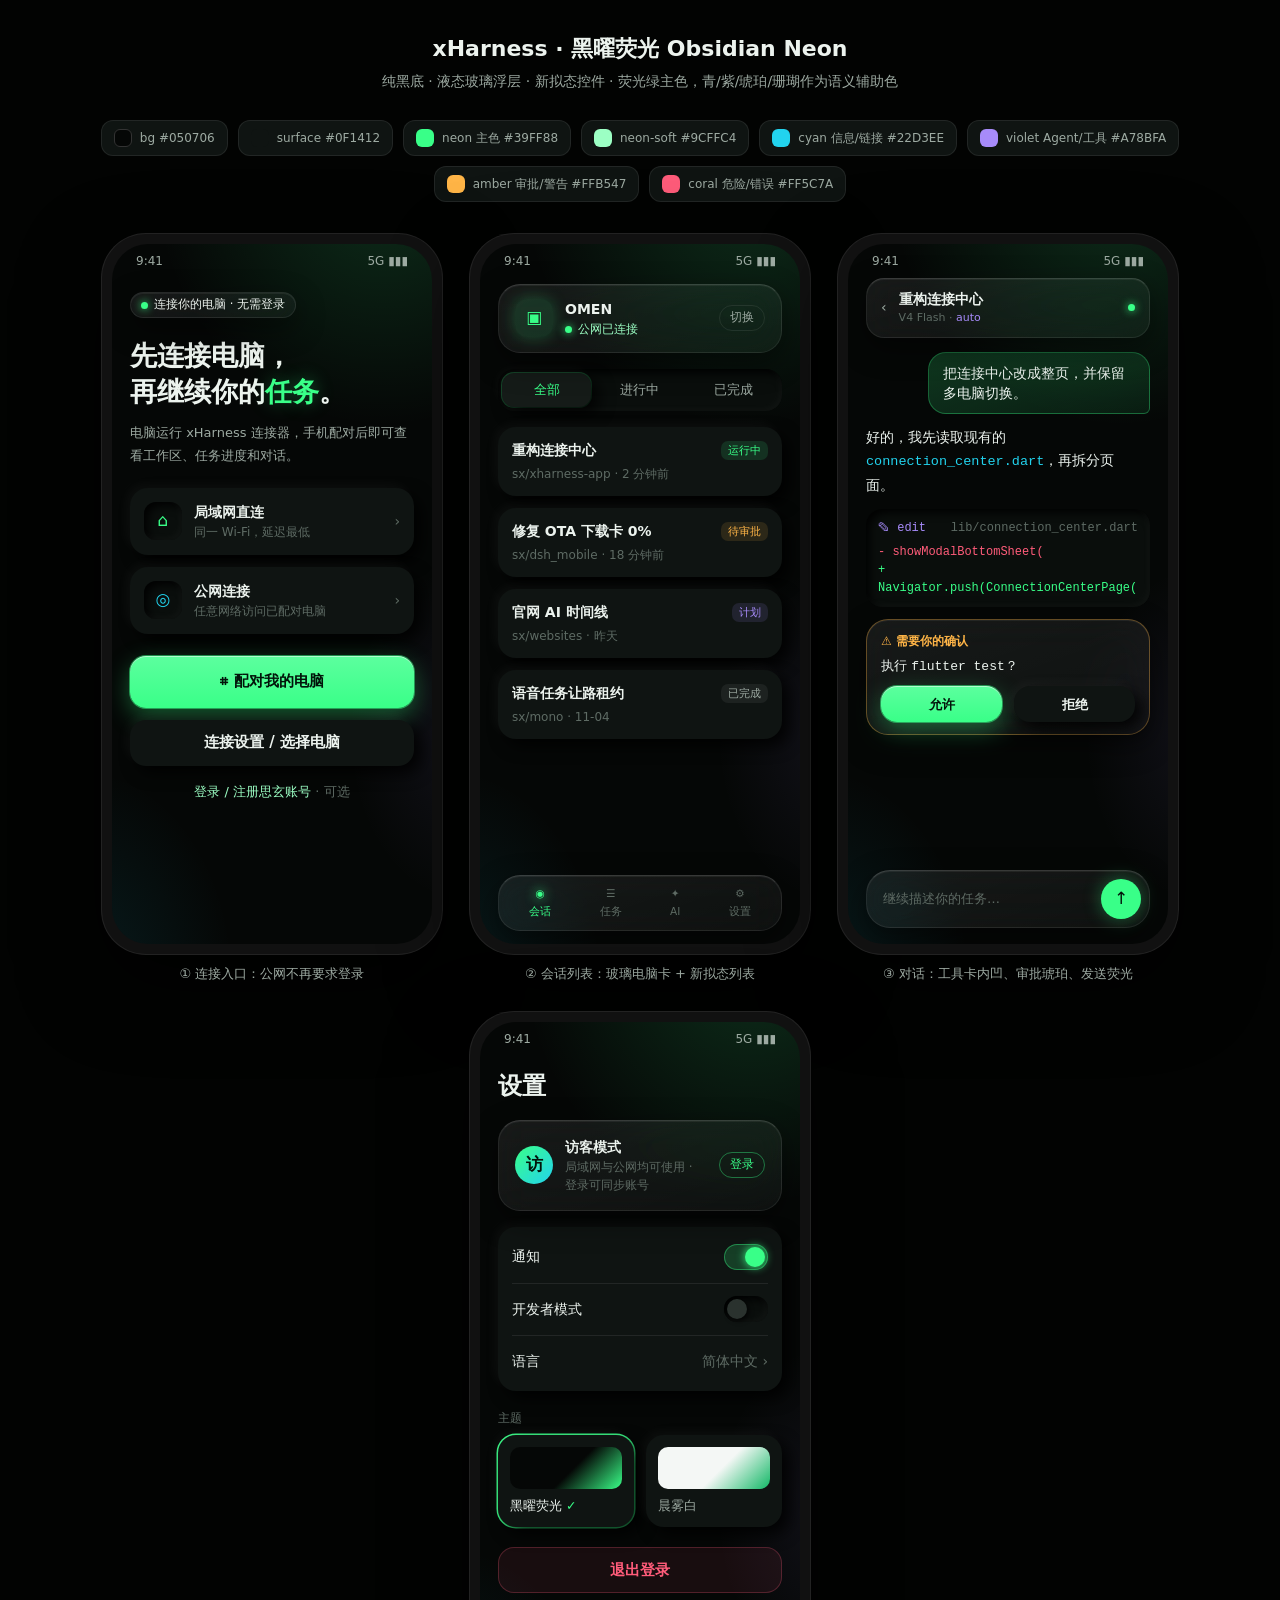
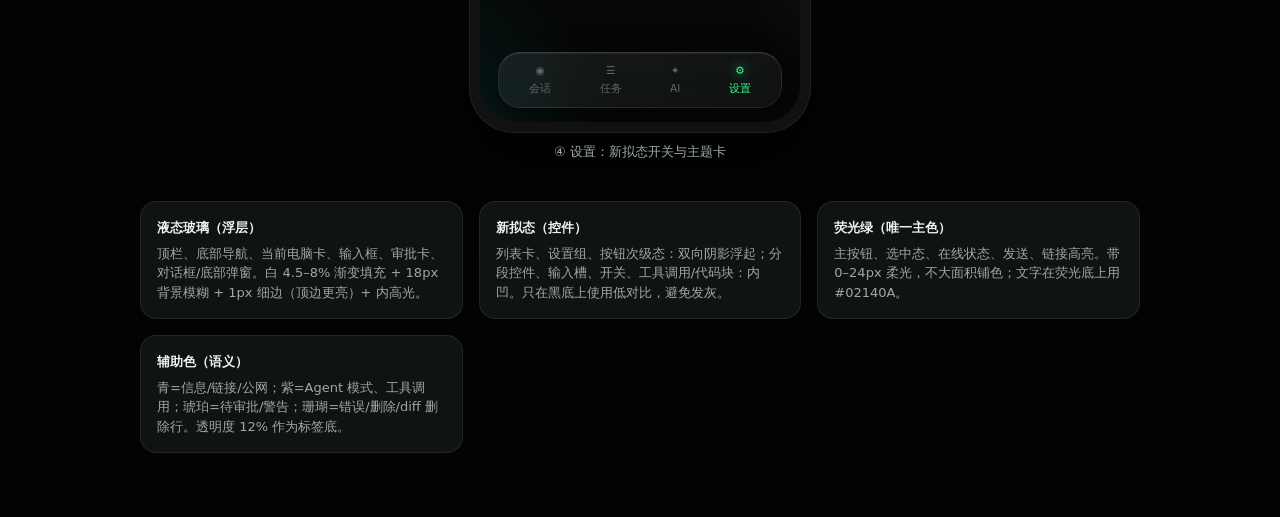
<file: docs/design/obsidian-neon/reference.html>
<!doctype html>
<html lang="zh-CN">
<head>
<meta charset="utf-8">
<meta name="viewport" content="width=device-width, initial-scale=1">
<title>xHarness 黑曜荧光</title>
<style>
:root{
  --bg:#050706; --bg2:#0A0E0C; --surface:#0F1412; --surface-hi:#151B18; --code:#070A09;
  --glass:rgba(255,255,255,.045); --glass-hi:rgba(255,255,255,.08); --stroke:rgba(255,255,255,.08); --stroke-hi:rgba(255,255,255,.16);
  --text:#ECF3EE; --text2:#9DAAA2; --text3:#5E6B64;
  --neon:#39FF88; --neon-soft:#9CFFC4; --on-neon:#02140A; --neon-glow:rgba(57,255,136,.35);
  --cyan:#22D3EE; --violet:#A78BFA; --amber:#FFB547; --coral:#FF5C7A;
  --nm-out:-5px -5px 12px rgba(255,255,255,.035), 7px 7px 16px rgba(0,0,0,.85);
  --nm-in:inset -3px -3px 7px rgba(255,255,255,.03), inset 4px 4px 9px rgba(0,0,0,.9);
}
*{box-sizing:border-box;margin:0;padding:0}
body{background:#020302;color:var(--text);font:14px/1.5 -apple-system,"PingFang SC","Noto Sans SC",system-ui,sans-serif;padding:32px 16px 64px}
h1{font-size:22px;text-align:center;margin-bottom:6px}
.lead{color:var(--text2);text-align:center;margin-bottom:28px}
.tokens{max-width:1240px;margin:0 auto 32px;display:flex;flex-wrap:wrap;gap:10px;justify-content:center}
.sw{display:flex;align-items:center;gap:8px;padding:8px 12px;border-radius:12px;background:var(--surface);border:1px solid var(--stroke);font-size:12px;color:var(--text2)}
.sw i{width:18px;height:18px;border-radius:6px;display:block}
.screens{display:flex;flex-wrap:wrap;gap:28px;justify-content:center}
.cap{text-align:center;color:var(--text2);font-size:13px;margin-top:10px}
.phone{width:340px;height:720px;border-radius:44px;padding:10px;background:#111;box-shadow:0 0 0 1px #222,0 30px 80px rgba(0,0,0,.8)}
.scr{position:relative;width:100%;height:100%;border-radius:36px;overflow:hidden;background:
  radial-gradient(120% 60% at 85% -10%,rgba(57,255,136,.16),transparent 60%),
  radial-gradient(80% 50% at -10% 105%,rgba(34,211,238,.10),transparent 60%),
  radial-gradient(60% 40% at 110% 70%,rgba(167,139,250,.08),transparent 60%),var(--bg);
  display:flex;flex-direction:column}
.status{height:34px;display:flex;justify-content:space-between;align-items:center;padding:0 24px;font-size:12px;color:var(--text2)}
.pad{padding:0 18px}
.glass{background:linear-gradient(160deg,var(--glass-hi),var(--glass));backdrop-filter:blur(18px) saturate(140%);-webkit-backdrop-filter:blur(18px) saturate(140%);
  border:1px solid var(--stroke);border-top-color:var(--stroke-hi);border-radius:22px;box-shadow:0 10px 30px rgba(0,0,0,.45),inset 0 1px 0 rgba(255,255,255,.06)}
.nm{background:var(--surface);border-radius:18px;box-shadow:var(--nm-out)}
.nm-in{background:var(--bg2);border-radius:16px;box-shadow:var(--nm-in)}
.btn{display:flex;align-items:center;justify-content:center;gap:8px;height:52px;border-radius:16px;font-weight:700;font-size:15px}
.btn-neon{background:linear-gradient(180deg,#5CFF9E,var(--neon));color:var(--on-neon);box-shadow:0 0 0 1px rgba(57,255,136,.5),0 8px 24px var(--neon-glow),inset 0 1px 0 rgba(255,255,255,.5)}
.btn-nm{background:var(--surface);color:var(--text);box-shadow:var(--nm-out)}
.chip{display:inline-flex;align-items:center;gap:6px;height:26px;padding:0 10px;border-radius:13px;font-size:11.5px;border:1px solid var(--stroke)}
.dot{width:7px;height:7px;border-radius:50%}
.on{background:var(--neon);box-shadow:0 0 8px var(--neon)}
.muted{color:var(--text2)} .t3{color:var(--text3)}
.ico{width:38px;height:38px;border-radius:12px;display:flex;align-items:center;justify-content:center;font-size:17px;flex:none}
.row{display:flex;align-items:center;gap:12px}
.seg{display:flex;padding:4px;gap:4px}
.seg span{flex:1;text-align:center;height:34px;line-height:34px;border-radius:12px;font-size:13px;color:var(--text2)}
.seg .sel{background:var(--surface-hi);color:var(--neon);box-shadow:var(--nm-out),0 0 0 1px rgba(57,255,136,.25)}
.nav{margin-top:auto;margin-bottom:14px;display:flex;justify-content:space-around;padding:10px 6px}
.nav div{display:flex;flex-direction:column;align-items:center;gap:2px;font-size:10.5px;color:var(--text3)}
.nav .a{color:var(--neon)} .nav .a b{filter:drop-shadow(0 0 6px var(--neon))}
.bubble-u{align-self:flex-end;max-width:78%;padding:10px 14px;border-radius:18px 18px 6px 18px;background:linear-gradient(160deg,rgba(57,255,136,.20),rgba(57,255,136,.08));border:1px solid rgba(57,255,136,.30);font-size:13.5px}
.bubble-a{max-width:92%;font-size:13.5px;line-height:1.7}
.tool{padding:10px 12px;font-size:12px;font-family:ui-monospace,Menlo,monospace}
.tag{font-size:10.5px;padding:2px 7px;border-radius:7px}
.toggle{width:44px;height:26px;border-radius:13px;position:relative;box-shadow:var(--nm-in);background:var(--bg2)}
.toggle.on2{background:rgba(57,255,136,.18);box-shadow:inset 0 0 0 1px rgba(57,255,136,.4)}
.toggle i{position:absolute;top:3px;left:3px;width:20px;height:20px;border-radius:50%;background:#2A322E;box-shadow:2px 2px 5px rgba(0,0,0,.7)}
.toggle.on2 i{left:21px;background:var(--neon);box-shadow:0 0 10px var(--neon)}
.spec{max-width:1000px;margin:40px auto 0;display:grid;grid-template-columns:repeat(auto-fit,minmax(280px,1fr));gap:16px}
.spec div{padding:16px;border-radius:16px;background:var(--surface);border:1px solid var(--stroke);font-size:13px;color:var(--text2)}
.spec b{color:var(--text);display:block;margin-bottom:6px}
</style>
</head>
<body>
<h1>xHarness · 黑曜荧光 Obsidian Neon</h1>
<p class="lead">纯黑底 · 液态玻璃浮层 · 新拟态控件 · 荧光绿主色，青/紫/琥珀/珊瑚作为语义辅助色</p>

<div class="tokens">
  <span class="sw"><i style="background:#050706;border:1px solid #333"></i>bg #050706</span>
  <span class="sw"><i style="background:#0F1412"></i>surface #0F1412</span>
  <span class="sw"><i style="background:#39FF88"></i>neon 主色 #39FF88</span>
  <span class="sw"><i style="background:#9CFFC4"></i>neon-soft #9CFFC4</span>
  <span class="sw"><i style="background:#22D3EE"></i>cyan 信息/链接 #22D3EE</span>
  <span class="sw"><i style="background:#A78BFA"></i>violet Agent/工具 #A78BFA</span>
  <span class="sw"><i style="background:#FFB547"></i>amber 审批/警告 #FFB547</span>
  <span class="sw"><i style="background:#FF5C7A"></i>coral 危险/错误 #FF5C7A</span>
</div>

<div class="screens">
<!-- 1. 连接入口 -->
<div><div class="phone"><div class="scr">
  <div class="status"><span>9:41</span><span>5G ▮▮▮</span></div>
  <div class="pad" style="margin-top:14px">
    <span class="chip glass" style="border-radius:13px"><span class="dot on"></span>连接你的电脑 · 无需登录</span>
    <div style="font-size:27px;font-weight:800;line-height:1.35;margin:20px 0 10px">先连接电脑，<br>再继续你的<span style="color:var(--neon);text-shadow:0 0 18px var(--neon-glow)">任务</span>。</div>
    <p class="muted" style="font-size:13px;line-height:1.8">电脑运行 xHarness 连接器，手机配对后即可查看工作区、任务进度和对话。</p>
    <div class="nm" style="margin-top:20px;padding:14px">
      <div class="row"><div class="ico nm-in" style="color:var(--neon)">⌂</div><div style="flex:1"><b>局域网直连</b><div class="t3" style="font-size:12px">同一 Wi-Fi，延迟最低</div></div><span class="t3">›</span></div>
    </div>
    <div class="nm" style="margin-top:12px;padding:14px">
      <div class="row"><div class="ico nm-in" style="color:var(--cyan)">◎</div><div style="flex:1"><b>公网连接</b><div class="t3" style="font-size:12px">任意网络访问已配对电脑</div></div><span class="t3">›</span></div>
    </div>
    <div class="btn btn-neon" style="margin-top:22px">⌗ 配对我的电脑</div>
    <div class="btn btn-nm" style="margin-top:12px;height:46px;font-weight:600">连接设置 / 选择电脑</div>
    <p style="text-align:center;margin-top:16px;font-size:13px"><span style="color:var(--neon-soft)">登录 / 注册思玄账号</span><span class="t3"> · 可选</span></p>
  </div>
</div></div><div class="cap">① 连接入口：公网不再要求登录</div></div>

<!-- 2. 会话列表 -->
<div><div class="phone"><div class="scr">
  <div class="status"><span>9:41</span><span>5G ▮▮▮</span></div>
  <div class="pad" style="margin-top:6px">
    <div class="glass" style="padding:14px 16px">
      <div class="row"><div class="ico" style="background:rgba(57,255,136,.12);color:var(--neon);box-shadow:0 0 16px rgba(57,255,136,.25)">▣</div>
        <div style="flex:1"><b>OMEN</b><div style="font-size:12px;color:var(--neon-soft)"><span class="dot on" style="display:inline-block;margin-right:6px"></span>公网已连接</div></div>
        <span class="chip" style="color:var(--text2)">切换</span></div>
    </div>
    <div class="nm-in seg" style="margin-top:16px"><span class="sel">全部</span><span>进行中</span><span>已完成</span></div>
    <div style="margin-top:16px;display:flex;flex-direction:column;gap:12px">
      <div class="nm" style="padding:13px 14px"><div class="row" style="justify-content:space-between"><b style="font-size:14px">重构连接中心</b><span class="tag" style="background:rgba(57,255,136,.12);color:var(--neon)">运行中</span></div><div class="t3" style="font-size:12px;margin-top:4px">sx/xharness-app · 2 分钟前</div></div>
      <div class="nm" style="padding:13px 14px"><div class="row" style="justify-content:space-between"><b style="font-size:14px">修复 OTA 下载卡 0%</b><span class="tag" style="background:rgba(255,181,71,.12);color:var(--amber)">待审批</span></div><div class="t3" style="font-size:12px;margin-top:4px">sx/dsh_mobile · 18 分钟前</div></div>
      <div class="nm" style="padding:13px 14px"><div class="row" style="justify-content:space-between"><b style="font-size:14px">官网 AI 时间线</b><span class="tag" style="background:rgba(167,139,250,.12);color:var(--violet)">计划</span></div><div class="t3" style="font-size:12px;margin-top:4px">sx/websites · 昨天</div></div>
      <div class="nm" style="padding:13px 14px"><div class="row" style="justify-content:space-between"><b style="font-size:14px">语音任务让路租约</b><span class="tag" style="background:rgba(255,255,255,.06);color:var(--text2)">已完成</span></div><div class="t3" style="font-size:12px;margin-top:4px">sx/mono · 11-04</div></div>
    </div>
  </div>
  <div class="pad" style="margin-top:auto"><div class="glass nav"><div class="a"><b>◉</b>会话</div><div><b>☰</b>任务</div><div><b>✦</b>AI</div><div><b>⚙</b>设置</div></div></div>
</div></div><div class="cap">② 会话列表：玻璃电脑卡 + 新拟态列表</div></div>

<!-- 3. 对话 -->
<div><div class="phone"><div class="scr">
  <div class="status"><span>9:41</span><span>5G ▮▮▮</span></div>
  <div class="pad"><div class="glass row" style="padding:10px 14px;border-radius:18px"><span class="muted">‹</span><div style="flex:1"><b style="font-size:14px">重构连接中心</b><div class="t3" style="font-size:11px">V4 Flash · <span style="color:var(--violet)">auto</span></div></div><span class="dot on"></span></div></div>
  <div class="pad" style="display:flex;flex-direction:column;gap:12px;margin-top:14px;flex:1;overflow:hidden">
    <div class="bubble-u">把连接中心改成整页，并保留多电脑切换。</div>
    <div class="bubble-a">好的，我先读取现有的 <code style="color:var(--cyan)">connection_center.dart</code>，再拆分页面。</div>
    <div class="nm-in tool"><div class="row" style="justify-content:space-between;margin-bottom:6px"><span style="color:var(--violet)">✎ edit</span><span class="t3">lib/connection_center.dart</span></div>
      <div style="color:var(--coral)">- showModalBottomSheet(</div><div style="color:var(--neon)">+ Navigator.push(ConnectionCenterPage(</div></div>
    <div class="glass" style="padding:12px 14px;border-color:rgba(255,181,71,.35)">
      <div style="color:var(--amber);font-size:12px;font-weight:700">⚠ 需要你的确认</div><div style="font-size:13px;margin:6px 0 10px">执行 <code>flutter test</code>？</div>
      <div class="row"><div class="btn btn-neon" style="height:36px;flex:1;font-size:13px">允许</div><div class="btn btn-nm" style="height:36px;flex:1;font-size:13px">拒绝</div></div>
    </div>
  </div>
  <div class="pad" style="margin-bottom:16px"><div class="glass row" style="padding:8px 8px 8px 16px;border-radius:24px"><span class="t3" style="flex:1;font-size:13px">继续描述你的任务…</span><div class="ico" style="width:40px;height:40px;border-radius:20px;background:var(--neon);color:var(--on-neon);box-shadow:0 0 18px var(--neon-glow)">↑</div></div></div>
</div></div><div class="cap">③ 对话：工具卡内凹、审批琥珀、发送荧光</div></div>

<!-- 4. 设置 -->
<div><div class="phone"><div class="scr">
  <div class="status"><span>9:41</span><span>5G ▮▮▮</span></div>
  <div class="pad" style="margin-top:6px">
    <div style="font-size:24px;font-weight:800;margin:6px 0 16px">设置</div>
    <div class="glass" style="padding:16px"><div class="row"><div class="ico" style="border-radius:50%;background:linear-gradient(135deg,var(--neon),var(--cyan));color:var(--on-neon);font-weight:800">访</div><div style="flex:1"><b>访客模式</b><div class="t3" style="font-size:12px">局域网与公网均可使用 · 登录可同步账号</div></div><span class="chip" style="color:var(--neon);border-color:rgba(57,255,136,.4)">登录</span></div></div>
    <div class="nm" style="margin-top:16px;padding:4px 14px">
      <div class="row" style="height:52px;justify-content:space-between"><span>通知</span><div class="toggle on2"><i></i></div></div>
      <div class="row" style="height:52px;justify-content:space-between;border-top:1px solid var(--stroke)"><span>开发者模式</span><div class="toggle"><i></i></div></div>
      <div class="row" style="height:52px;justify-content:space-between;border-top:1px solid var(--stroke)"><span>语言</span><span class="t3">简体中文 ›</span></div>
    </div>
    <div class="t3" style="font-size:12px;margin:18px 0 8px">主题</div>
    <div style="display:grid;grid-template-columns:1fr 1fr;gap:12px">
      <div class="nm" style="padding:12px;box-shadow:var(--nm-out),0 0 0 1.5px var(--neon)"><div style="height:42px;border-radius:10px;background:linear-gradient(135deg,#050706 55%,#39FF88)"></div><div style="font-size:12.5px;margin-top:8px">黑曜荧光 <span style="color:var(--neon)">✓</span></div></div>
      <div class="nm" style="padding:12px"><div style="height:42px;border-radius:10px;background:linear-gradient(135deg,#F4F7F5 55%,#12B866)"></div><div style="font-size:12.5px;margin-top:8px" class="muted">晨雾白</div></div>
    </div>
    <div class="btn" style="margin-top:20px;height:46px;color:var(--coral);background:rgba(255,92,122,.08);border:1px solid rgba(255,92,122,.25)">退出登录</div>
  </div>
  <div class="pad" style="margin-top:auto"><div class="glass nav"><div><b>◉</b>会话</div><div><b>☰</b>任务</div><div><b>✦</b>AI</div><div class="a"><b>⚙</b>设置</div></div></div>
</div></div><div class="cap">④ 设置：新拟态开关与主题卡</div></div>
</div>

<div class="spec">
  <div><b>液态玻璃（浮层）</b>顶栏、底部导航、当前电脑卡、输入框、审批卡、对话框/底部弹窗。白 4.5–8% 渐变填充 + 18px 背景模糊 + 1px 细边（顶边更亮）+ 内高光。</div>
  <div><b>新拟态（控件）</b>列表卡、设置组、按钮次级态：双向阴影浮起；分段控件、输入槽、开关、工具调用/代码块：内凹。只在黑底上使用低对比，避免发灰。</div>
  <div><b>荧光绿（唯一主色）</b>主按钮、选中态、在线状态、发送、链接高亮。带 0–24px 柔光，不大面积铺色；文字在荧光底上用 #02140A。</div>
  <div><b>辅助色（语义）</b>青=信息/链接/公网；紫=Agent 模式、工具调用；琥珀=待审批/警告；珊瑚=错误/删除/diff 删除行。透明度 12% 作为标签底。</div>
</div>
</body>
</html>
</file>
